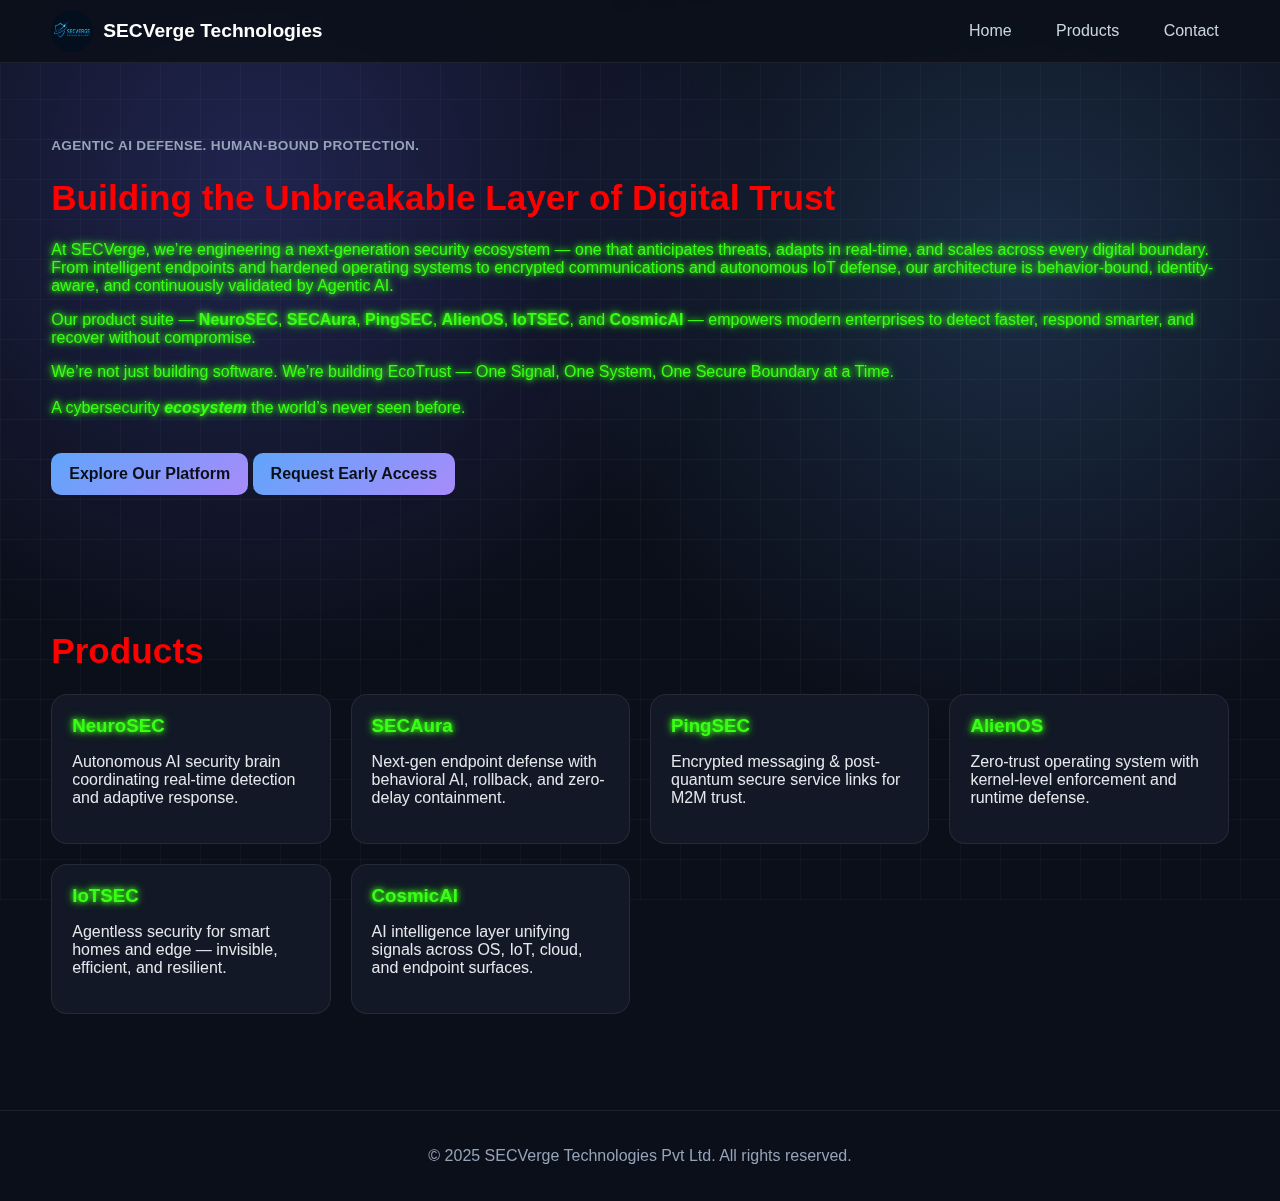
<file: index.html>
<!DOCTYPE html>
<html lang='en'>
<head>
  <meta charset='UTF-8'>
  <meta name='viewport' content='width=device-width,initial-scale=1'>
  <title>SECVerge Technologies</title>
  <link rel='stylesheet' href='styles.css'>
  <link rel='icon' href='secverge-logo.png'>
</head>
<body>
  <div class='bg-anim'></div>

  <header class="site-header">
    <div class="container header-inner">
      <a href="index.html" class="logo-link">
        <img src="secverge-logo.png" alt="SECVerge Logo" class="logo"/>
        <span class="brand-name">SECVerge Technologies</span>
      </a>
      <nav>
        <a href="index.html">Home</a>
        <a href="products.html">Products</a>
        <a href="contact.html">Contact</a>
      </nav>
    </div>
  </header>

  <main class='main'>

    <!-- ✅ Updated Hero Section -->
    <section class="section container">
  <span class="kicker">Agentic AI Defense. Human-Bound Protection.</span>
  <h1>Building the Unbreakable Layer of Digital Trust</h1>
  
  <p class="lead">
  At SECVerge, we’re engineering a next-generation security ecosystem — one that anticipates threats, adapts in real-time, and scales across every digital boundary.
  From intelligent endpoints and hardened operating systems to encrypted communications and autonomous IoT defense, our architecture is behavior-bound, identity-aware, and continuously validated by Agentic AI.
</p>

  <p class="lead">
    Our product suite — <strong>NeuroSEC</strong>, <strong>SECAura</strong>, <strong>PingSEC</strong>,
    <strong>AlienOS</strong>, <strong>IoTSEC</strong>, and <strong>CosmicAI</strong> — empowers modern enterprises to detect faster, respond smarter, and recover without compromise.
  </p>
 
  <p class="lead">
We’re not just building software.
We’re building EcoTrust — One Signal, One System, One Secure Boundary at a Time.
<BR>
<BR>  
A cybersecurity <i><b>ecosystem</b></i> the world’s never seen before.  </p>

  <div class="cta-row">
    <a class="btn" href="products.html">Explore Our Platform</a>
    <a class="btn ghost" href="contact.html">Request Early Access</a>
  </div>
</section>

    <!-- ✅ Products Section -->
    <section class='section container'>
  <h1>Products</h1>
  <div class='grid'>
    
    <a class='card' href='neurosec.html'>
      <h3>NeuroSEC</h3>
      <p>Autonomous AI security brain coordinating real-time detection and adaptive response.</p>
    </a>

    <a class='card' href='secaura.html'>
      <h3>SECAura</h3>
      <p>Next-gen endpoint defense with behavioral AI, rollback, and zero-delay containment.</p>
    </a>

    <a class='card' href='pingsec.html'>
      <h3>PingSEC</h3>
      <p>Encrypted messaging & post-quantum secure service links for M2M trust.</p>
    </a>

    <a class='card' href='alienos.html'>
      <h3>AlienOS</h3>
      <p>Zero-trust operating system with kernel-level enforcement and runtime defense.</p>
    </a>

    <a class='card' href='iotsec.html'>
      <h3>IoTSEC</h3>
      <p>Agentless security for smart homes and edge — invisible, efficient, and resilient.</p>
    </a>

    <a class='card' href='cosmicai.html'>
      <h3>CosmicAI</h3>
      <p>AI intelligence layer unifying signals across OS, IoT, cloud, and endpoint surfaces.</p>
    </a>

  </div>
</section>

  </main>

  <footer class="site-footer">
    <div class="container footer-inner">
      <p>© 2025 SECVerge Technologies Pvt Ltd. All rights reserved.</p>
    </div>
  </footer>
</body>
</html>
</file>
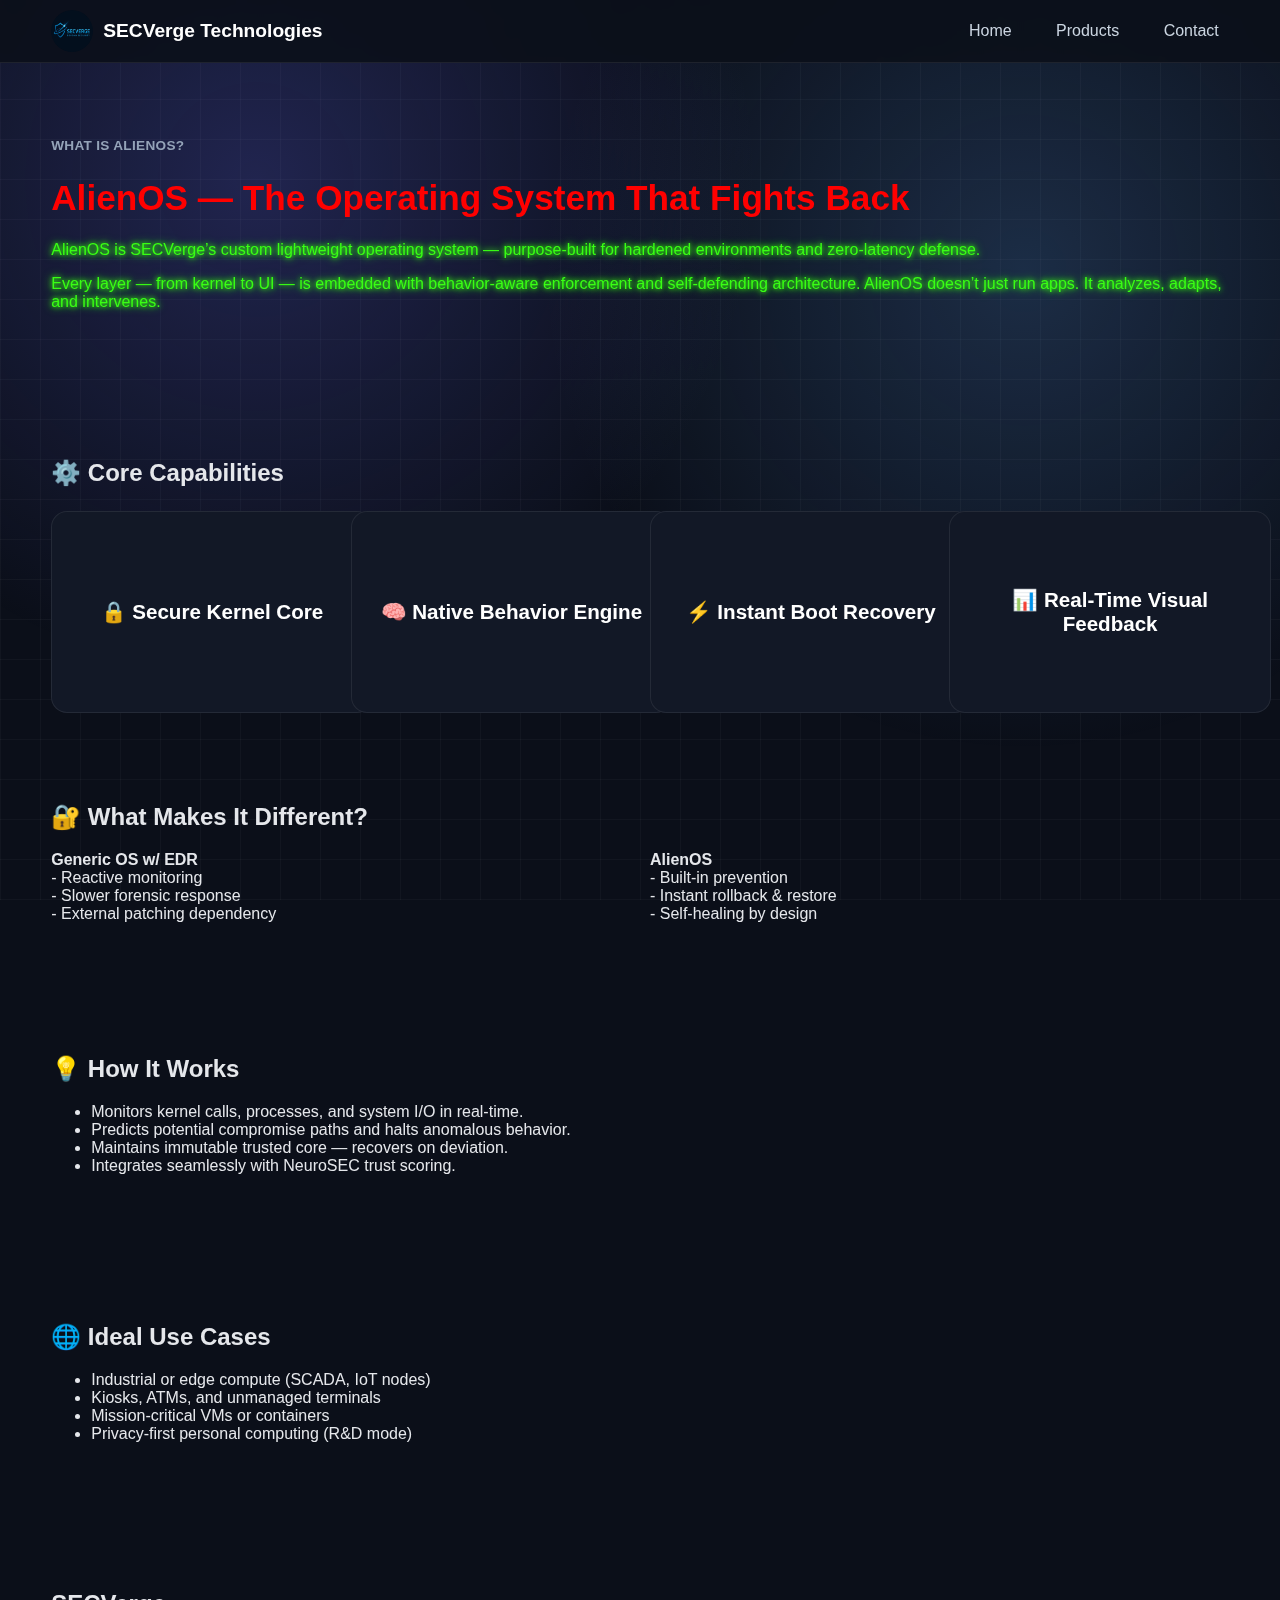
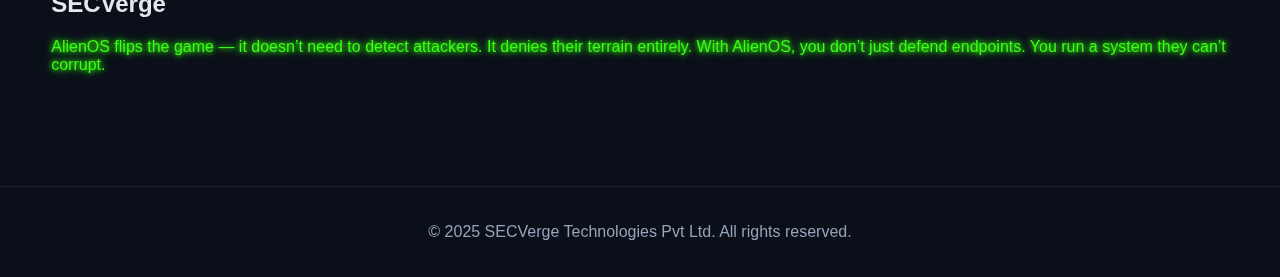
<file: alienos.html>
<!DOCTYPE html>
<html lang="en">
<head>
  <meta charset="UTF-8" />
  <meta name="viewport" content="width=device-width, initial-scale=1.0"/>
  <title>AlienOS — The Operating System That Fights Back</title>
  <link rel="stylesheet" href="styles.css" />
</head>
<body>
  <div class="bg-anim"></div>
  <header class="site-header">
    <div class="container header-inner">
      <a href="index.html" class="logo-link">
        <img src="secverge-logo.png" alt="SECVerge Logo" class="logo"/>
        <span class="brand-name">SECVerge Technologies</span>
      </a>
      <nav>
        <a href="index.html">Home</a>
        <a href="products.html">Products</a>
        <a href="contact.html">Contact</a>
      </nav>
    </div>
  </header>

  <main class="main">
    <section class="section container">
      <span class="kicker">What is AlienOS?</span>
      <h1>AlienOS — The Operating System That Fights Back</h1>
      <p class="lead">AlienOS is SECVerge’s custom lightweight operating system — purpose-built for hardened environments and zero-latency defense.</p>
      <p class="lead">Every layer — from kernel to UI — is embedded with behavior-aware enforcement and self-defending architecture. AlienOS doesn’t just run apps. It analyzes, adapts, and intervenes.</p>
    </section>

    <section class="section container">
      <h2>⚙️ Core Capabilities</h2>
      <div class="flip-grid">

        <div class="flip-card">
          <div class="flip-card-inner">
            <div class="flip-card-front">
              <h3>🔒 Secure Kernel Core</h3>
            </div>
            <div class="flip-card-back">
              <p>Custom microkernel with built-in execution policy and memory protection enforcement.</p>
            </div>
          </div>
        </div>

        <div class="flip-card">
          <div class="flip-card-inner">
            <div class="flip-card-front">
              <h3>🧠 Native Behavior Engine</h3>
            </div>
            <div class="flip-card-back">
              <p>Detects malicious logic and unsafe state transitions at system level.</p>
            </div>
          </div>
        </div>

        <div class="flip-card">
          <div class="flip-card-inner">
            <div class="flip-card-front">
              <h3>⚡ Instant Boot Recovery</h3>
            </div>
            <div class="flip-card-back">
              <p>Automatically restores trusted OS snapshots in seconds.</p>
            </div>
          </div>
        </div>

        <div class="flip-card">
          <div class="flip-card-inner">
            <div class="flip-card-front">
              <h3>📊 Real-Time Visual Feedback</h3>
            </div>
            <div class="flip-card-back">
              <p>Live telemetry on system trust, threat exposure, and active policies.</p>
            </div>
          </div>
        </div>

      </div>
    </section>

    <section class="section container">
      <h2>🔐 What Makes It Different?</h2>
      <div class="grid" style="display:grid; grid-template-columns:1fr 1fr; gap:20px;">
<div><strong>Generic OS w/ EDR</strong><br>- Reactive monitoring<br>- Slower forensic response<br>- External patching dependency</div><div><strong>AlienOS</strong><br>- Built-in prevention<br>- Instant rollback & restore<br>- Self-healing by design</div>
      </div>
    </section>

    <section class="section container">
      <h2>💡 How It Works</h2>
      <ul>
<li>Monitors kernel calls, processes, and system I/O in real-time.</li>
<li>Predicts potential compromise paths and halts anomalous behavior.</li>
<li>Maintains immutable trusted core — recovers on deviation.</li>
<li>Integrates seamlessly with NeuroSEC trust scoring.</li>
      </ul>
    </section>

    <section class="section container">
      <h2>🌐 Ideal Use Cases</h2>
      <ul>
<li>Industrial or edge compute (SCADA, IoT nodes)</li>
<li>Kiosks, ATMs, and unmanaged terminals</li>
<li>Mission-critical VMs or containers</li>
<li>Privacy-first personal computing (R&D mode)</li>
      </ul>
    </section>

    <section class="section container">
      <h2> SECVerge</h2>
      <p class="lead">AlienOS flips the game — it doesn’t need to detect attackers. It denies their terrain entirely. With AlienOS, you don’t just defend endpoints. You run a system they can’t corrupt.</p>
    </section>
  </main>

  <footer class="site-footer">
    <div class="container footer-inner">
      <p>© 2025 SECVerge Technologies Pvt Ltd. All rights reserved.</p>
    </div>
  </footer>
</body>
</html>
</file>
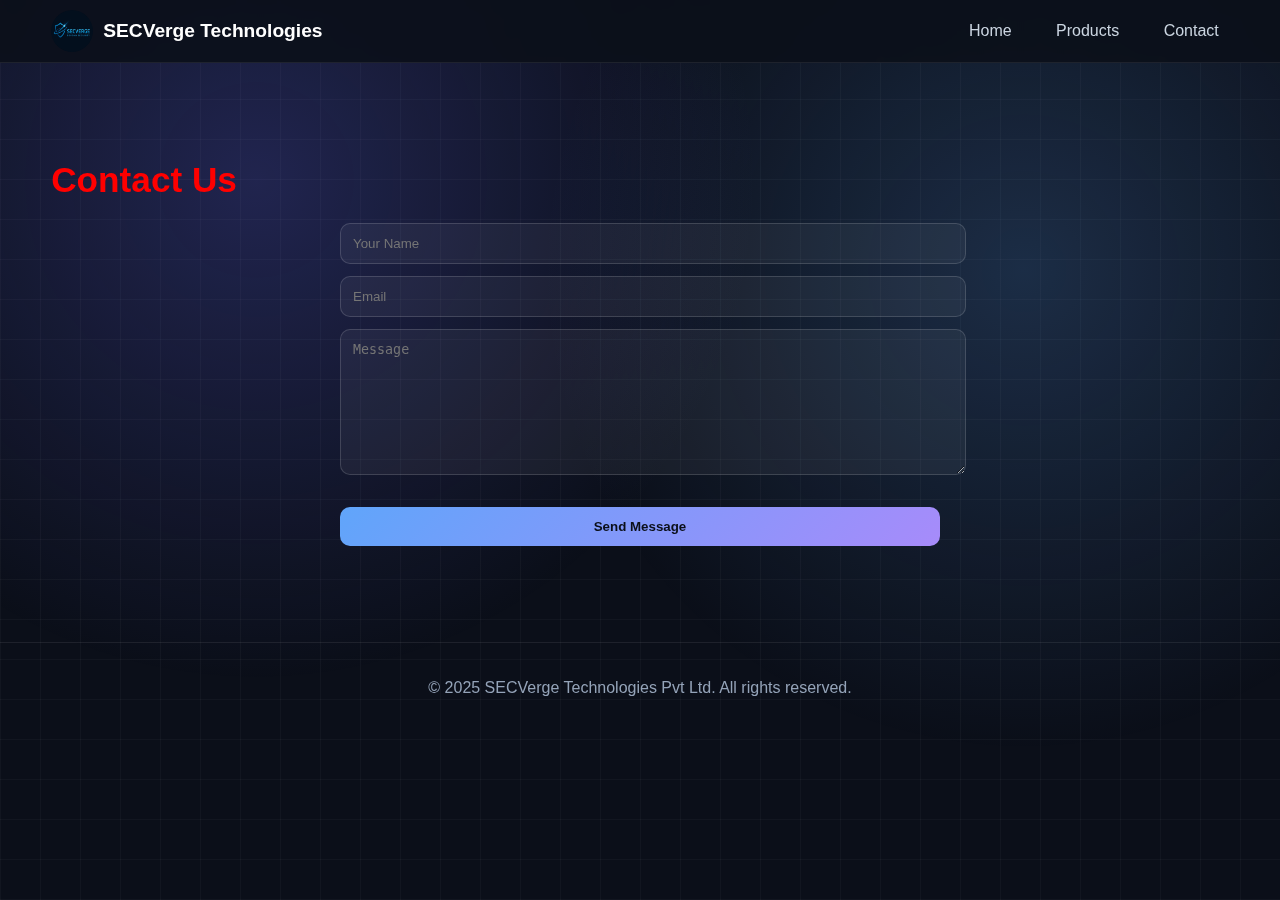
<file: contact.html>
<!DOCTYPE html><html lang='en'><head>
<meta charset='UTF-8'><meta name='viewport' content='width=device-width,initial-scale=1'>
<title>Contact</title>
<link rel='stylesheet' href='styles.css'>
<link rel='icon' href='secverge-logo.png'>
</head><body><div class='bg-anim'></div>
<header class="site-header">
  <div class="container header-inner">
    <a href="index.html" class="logo-link">
      <img src="secverge-logo.png" alt="SECVerge Logo" class="logo"/>
      <span class="brand-name">SECVerge Technologies</span>
    </a>
    <nav>
      <a href="index.html">Home</a>
      <a href="products.html">Products</a>
      <a href="contact.html">Contact</a>
    </nav>
  </div>
</header>
<main class='main'>
<section class='section container'>
  <h1>Contact Us</h1>
  <form class='form' onsubmit="alert('Thanks! We will contact you soon.');return false;">
    <input class='input' placeholder='Your Name' required>
    <input class='input' placeholder='Email' type='secverge@gmail.com' required>
    <textarea class='textarea' placeholder='Message'></textarea>
    <button class='btn' type='submit'>Send Message</button>
  </form>
</section>
</main>
<footer class="site-footer">
  <div class="container footer-inner">
    <p>© 2025 SECVerge Technologies Pvt Ltd. All rights reserved.</p>
  </div>
</footer>
</body></html>
</file>
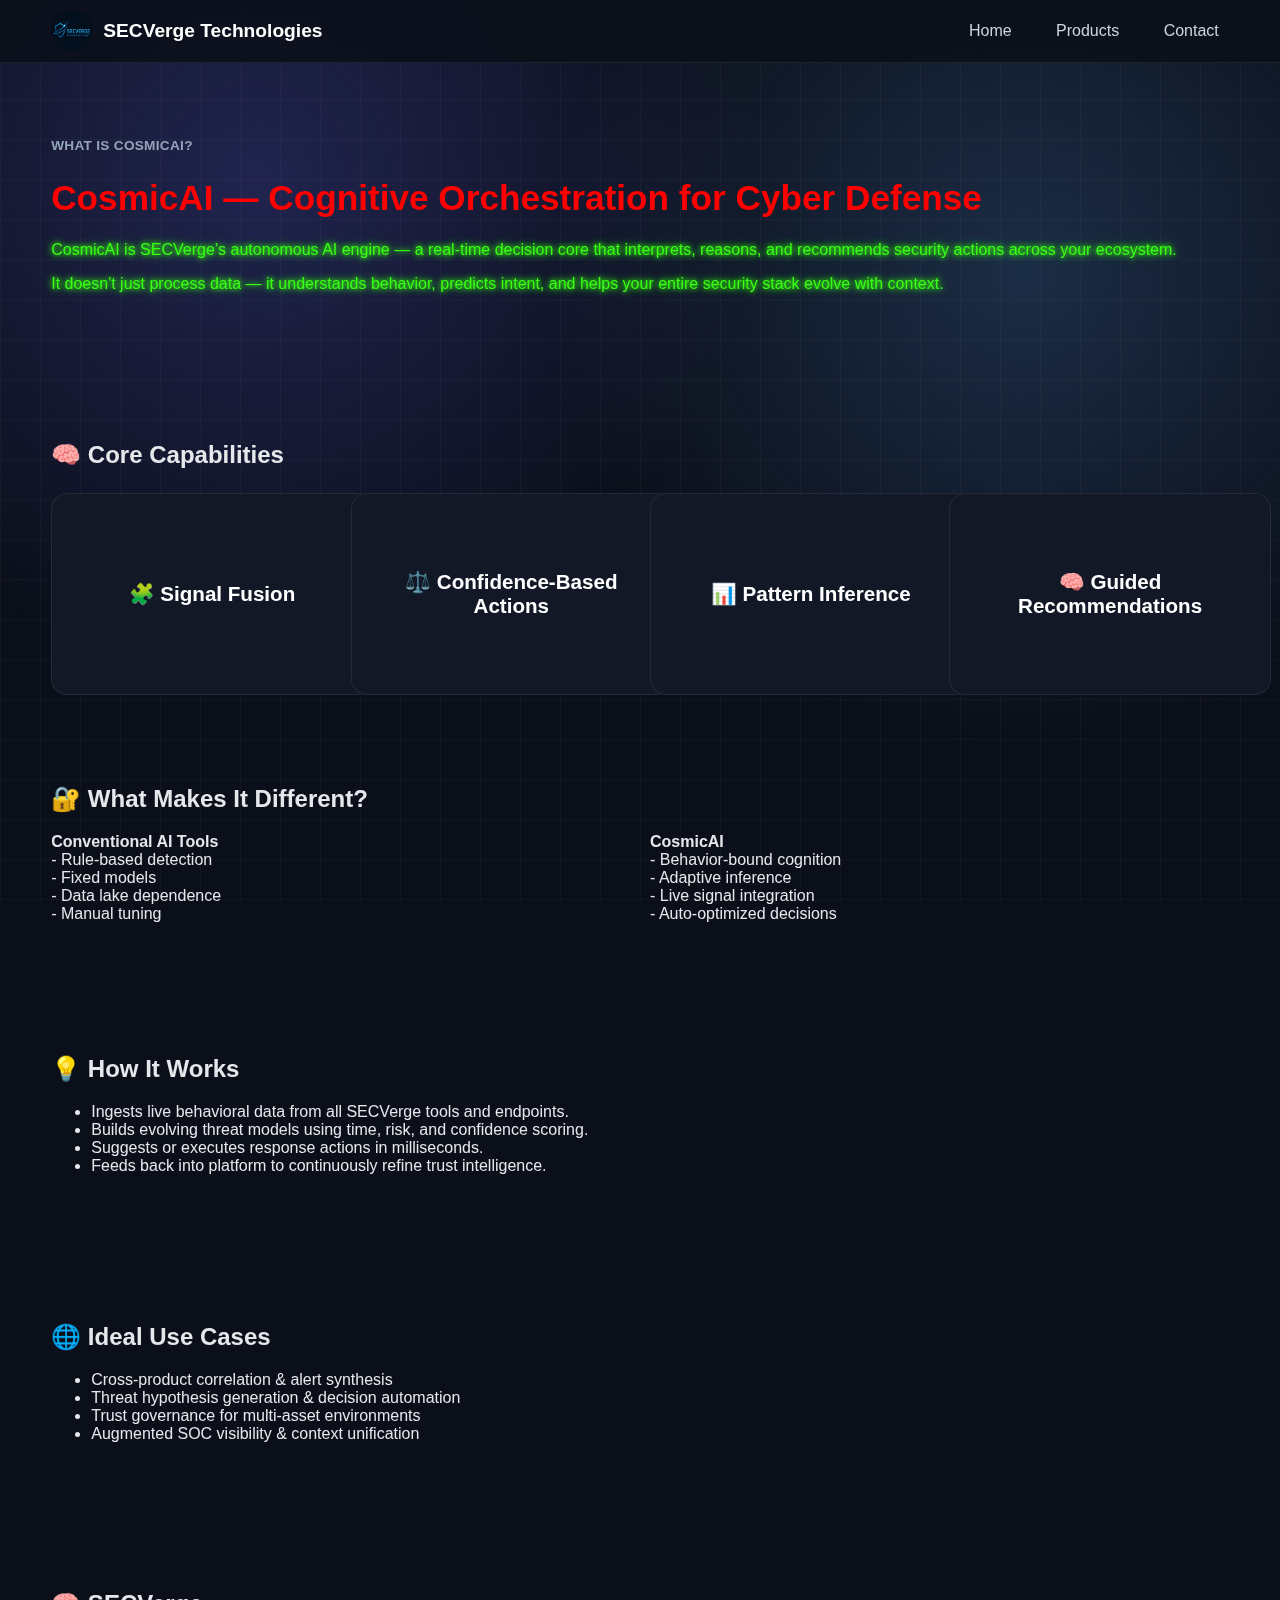
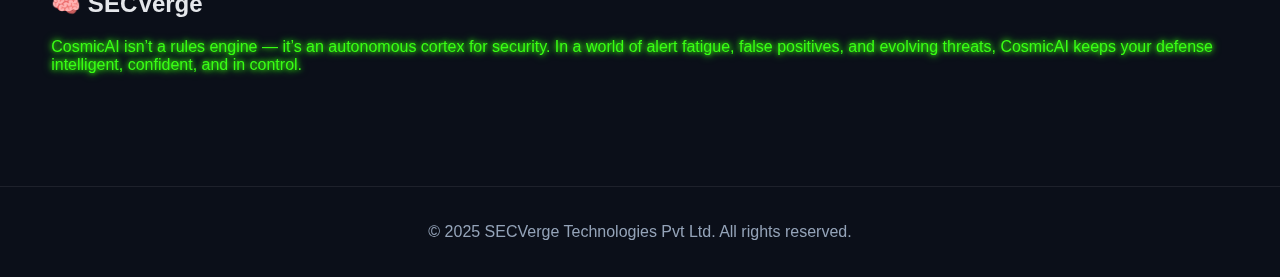
<file: cosmicai.html>
<!DOCTYPE html>
<html lang="en">
<head>
  <meta charset="UTF-8" />
  <meta name="viewport" content="width=device-width, initial-scale=1.0"/>
  <title>CosmicAI - SECVerge</title>
  <link rel="stylesheet" href="styles.css" />
</head>
<body>
  <div class="bg-anim"></div>

  <header class="site-header">
    <div class="container header-inner">
      <a href="index.html" class="logo-link">
        <img src="secverge-logo.png" alt="SECVerge Logo" class="logo"/>
        <span class="brand-name">SECVerge Technologies</span>
      </a>
      <nav>
        <a href="index.html">Home</a>
        <a href="products.html">Products</a>
        <a href="contact.html">Contact</a>
      </nav>
    </div>
  </header>

  <main class="main">
    <section class="section container">
      <span class="kicker">What is CosmicAI?</span>
      <h1>CosmicAI — Cognitive Orchestration for Cyber Defense</h1>
      <p class="lead">
        CosmicAI is SECVerge’s autonomous AI engine — a real-time decision core that interprets, reasons, and recommends security actions across your ecosystem.
      </p>
      <p class="lead">
        It doesn't just process data — it understands behavior, predicts intent, and helps your entire security stack evolve with context.
      </p>
    </section>

    <section class="section container">
      <h2>🧠 Core Capabilities</h2>
      <div class="flip-grid">
        <div class="flip-card">
          <div class="flip-card-inner">
            <div class="flip-card-front"><h3>🧩 Signal Fusion</h3></div>
            <div class="flip-card-back"><p>Correlates behavior and telemetry across SECVerge products into one unified trust graph.</p></div>
          </div>
        </div>
        <div class="flip-card">
          <div class="flip-card-inner">
            <div class="flip-card-front"><h3>⚖️ Confidence-Based Actions</h3></div>
            <div class="flip-card-back"><p>Executes dynamic responses based on evolving trust scores and contextual weight.</p></div>
          </div>
        </div>
        <div class="flip-card">
          <div class="flip-card-inner">
            <div class="flip-card-front"><h3>📊 Pattern Inference</h3></div>
            <div class="flip-card-back"><p>Detects hidden threat signals that span across time, tools, and behavior layers.</p></div>
          </div>
        </div>
        <div class="flip-card">
          <div class="flip-card-inner">
            <div class="flip-card-front"><h3>🧠 Guided Recommendations</h3></div>
            <div class="flip-card-back"><p>Proposes policy adjustments, containment steps, or alert escalations — automatically.</p></div>
          </div>
        </div>
      </div>
    </section>

    <section class="section container">
      <h2>🔐 What Makes It Different?</h2>
      <div class="grid" style="display:grid; grid-template-columns:1fr 1fr; gap:20px;">
        <div><strong>Conventional AI Tools</strong><br>
          - Rule-based detection<br>
          - Fixed models<br>
          - Data lake dependence<br>
          - Manual tuning
        </div>
        <div><strong>CosmicAI</strong><br>
          - Behavior-bound cognition<br>
          - Adaptive inference<br>
          - Live signal integration<br>
          - Auto-optimized decisions
        </div>
      </div>
    </section>

    <section class="section container">
      <h2>💡 How It Works</h2>
      <ul>
        <li>Ingests live behavioral data from all SECVerge tools and endpoints.</li>
        <li>Builds evolving threat models using time, risk, and confidence scoring.</li>
        <li>Suggests or executes response actions in milliseconds.</li>
        <li>Feeds back into platform to continuously refine trust intelligence.</li>
      </ul>
    </section>

    <section class="section container">
      <h2>🌐 Ideal Use Cases</h2>
      <ul>
        <li>Cross-product correlation & alert synthesis</li>
        <li>Threat hypothesis generation & decision automation</li>
        <li>Trust governance for multi-asset environments</li>
        <li>Augmented SOC visibility & context unification</li>
      </ul>
    </section>

    <section class="section container">
      <h2>🧠 SECVerge</h2>
      <p class="lead">
        CosmicAI isn’t a rules engine — it’s an autonomous cortex for security. In a world of alert fatigue, false positives, and evolving threats, CosmicAI keeps your defense intelligent, confident, and in control.
      </p>
    </section>
  </main>

  <footer class="site-footer">
    <div class="container footer-inner">
      <p>© 2025 SECVerge Technologies Pvt Ltd. All rights reserved.</p>
    </div>
  </footer>
</body>
</html>
</file>
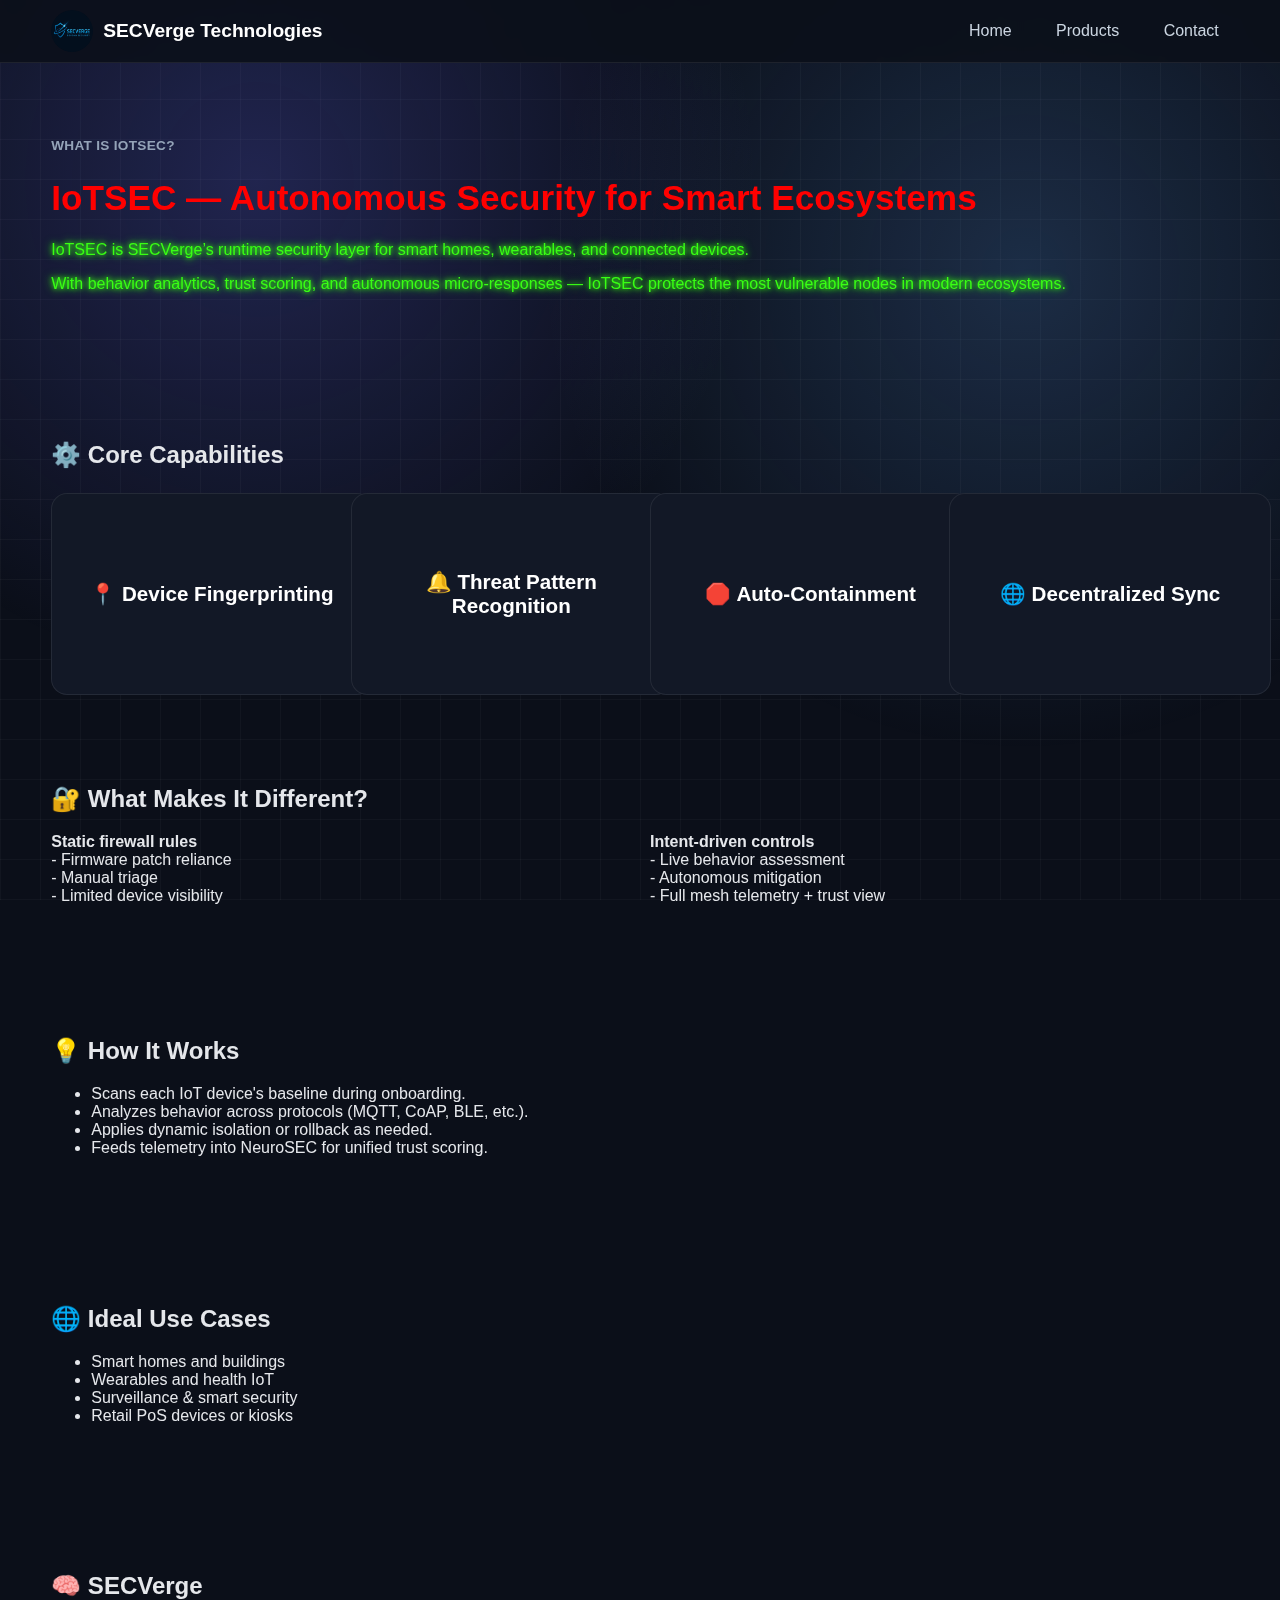
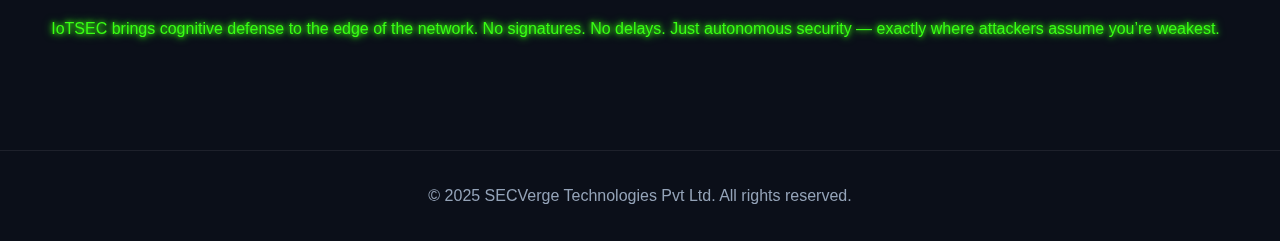
<file: iotsec.html>
<!DOCTYPE html>
<html lang="en">
<head>
  <meta charset="UTF-8" />
  <meta name="viewport" content="width=device-width, initial-scale=1.0"/>
  <title>IoTSEC — Autonomous Security for Smart Ecosystems</title>
  <link rel="stylesheet" href="styles.css" />
</head>
<body>
  <div class="bg-anim"></div>
  <header class="site-header">
    <div class="container header-inner">
      <a href="index.html" class="logo-link">
        <img src="secverge-logo.png" alt="SECVerge Logo" class="logo"/>
        <span class="brand-name">SECVerge Technologies</span>
      </a>
      <nav>
        <a href="index.html">Home</a>
        <a href="products.html">Products</a>
        <a href="contact.html">Contact</a>
      </nav>
    </div>
  </header>

  <main class="main">
    <section class="section container">
      <span class="kicker">What is IoTSEC?</span>
      <h1>IoTSEC — Autonomous Security for Smart Ecosystems</h1>
      <p class="lead">IoTSEC is SECVerge’s runtime security layer for smart homes, wearables, and connected devices.</p>
      <p class="lead">With behavior analytics, trust scoring, and autonomous micro-responses — IoTSEC protects the most vulnerable nodes in modern ecosystems.</p>
    </section>

    <section class="section container">
      <h2>⚙️ Core Capabilities</h2>
      <div class="flip-grid">

        <div class="flip-card">
          <div class="flip-card-inner">
            <div class="flip-card-front">
              <h3>📍 Device Fingerprinting</h3>
            </div>
            <div class="flip-card-back">
              <p>Identifies and verifies devices based on behavior, firmware patterns, and telemetry.</p>
            </div>
          </div>
        </div>

        <div class="flip-card">
          <div class="flip-card-inner">
            <div class="flip-card-front">
              <h3>🔔 Threat Pattern Recognition</h3>
            </div>
            <div class="flip-card-back">
              <p>Detects anomalies like lateral movement, privilege escalation, or network spoofing.</p>
            </div>
          </div>
        </div>

        <div class="flip-card">
          <div class="flip-card-inner">
            <div class="flip-card-front">
              <h3>🛑 Auto-Containment</h3>
            </div>
            <div class="flip-card-back">
              <p>Quarantines devices that show risk indicators — without disrupting other nodes.</p>
            </div>
          </div>
        </div>

        <div class="flip-card">
          <div class="flip-card-inner">
            <div class="flip-card-front">
              <h3>🌐 Decentralized Sync</h3>
            </div>
            <div class="flip-card-back">
              <p>Propagates risk updates and graph adjustments across the mesh instantly.</p>
            </div>
          </div>
        </div>

      </div>
    </section>

    <section class="section container">
      <h2>🔐 What Makes It Different?</h2>
      <div class="grid" style="display:grid; grid-template-columns:1fr 1fr; gap:20px;">
<div><strong>Static firewall rules</strong><br>- Firmware patch reliance<br>- Manual triage<br>- Limited device visibility</div><div><strong>Intent-driven controls</strong><br>- Live behavior assessment<br>- Autonomous mitigation<br>- Full mesh telemetry + trust view</div>
      </div>
    </section>

    <section class="section container">
      <h2>💡 How It Works</h2>
      <ul>
<li>Scans each IoT device's baseline during onboarding.</li>
<li>Analyzes behavior across protocols (MQTT, CoAP, BLE, etc.).</li>
<li>Applies dynamic isolation or rollback as needed.</li>
<li>Feeds telemetry into NeuroSEC for unified trust scoring.</li>
      </ul>
    </section>

    <section class="section container">
      <h2>🌐 Ideal Use Cases</h2>
      <ul>
<li>Smart homes and buildings</li>
<li>Wearables and health IoT</li>
<li>Surveillance & smart security</li>
<li>Retail PoS devices or kiosks</li>
      </ul>
    </section>

    <section class="section container">
      <h2>🧠 SECVerge</h2>
      <p class="lead">IoTSEC brings cognitive defense to the edge of the network. No signatures. No delays. Just autonomous security — exactly where attackers assume you’re weakest.</p>
    </section>
  </main>

  <footer class="site-footer">
    <div class="container footer-inner">
      <p>© 2025 SECVerge Technologies Pvt Ltd. All rights reserved.</p>
    </div>
  </footer>
</body>
</html>
</file>
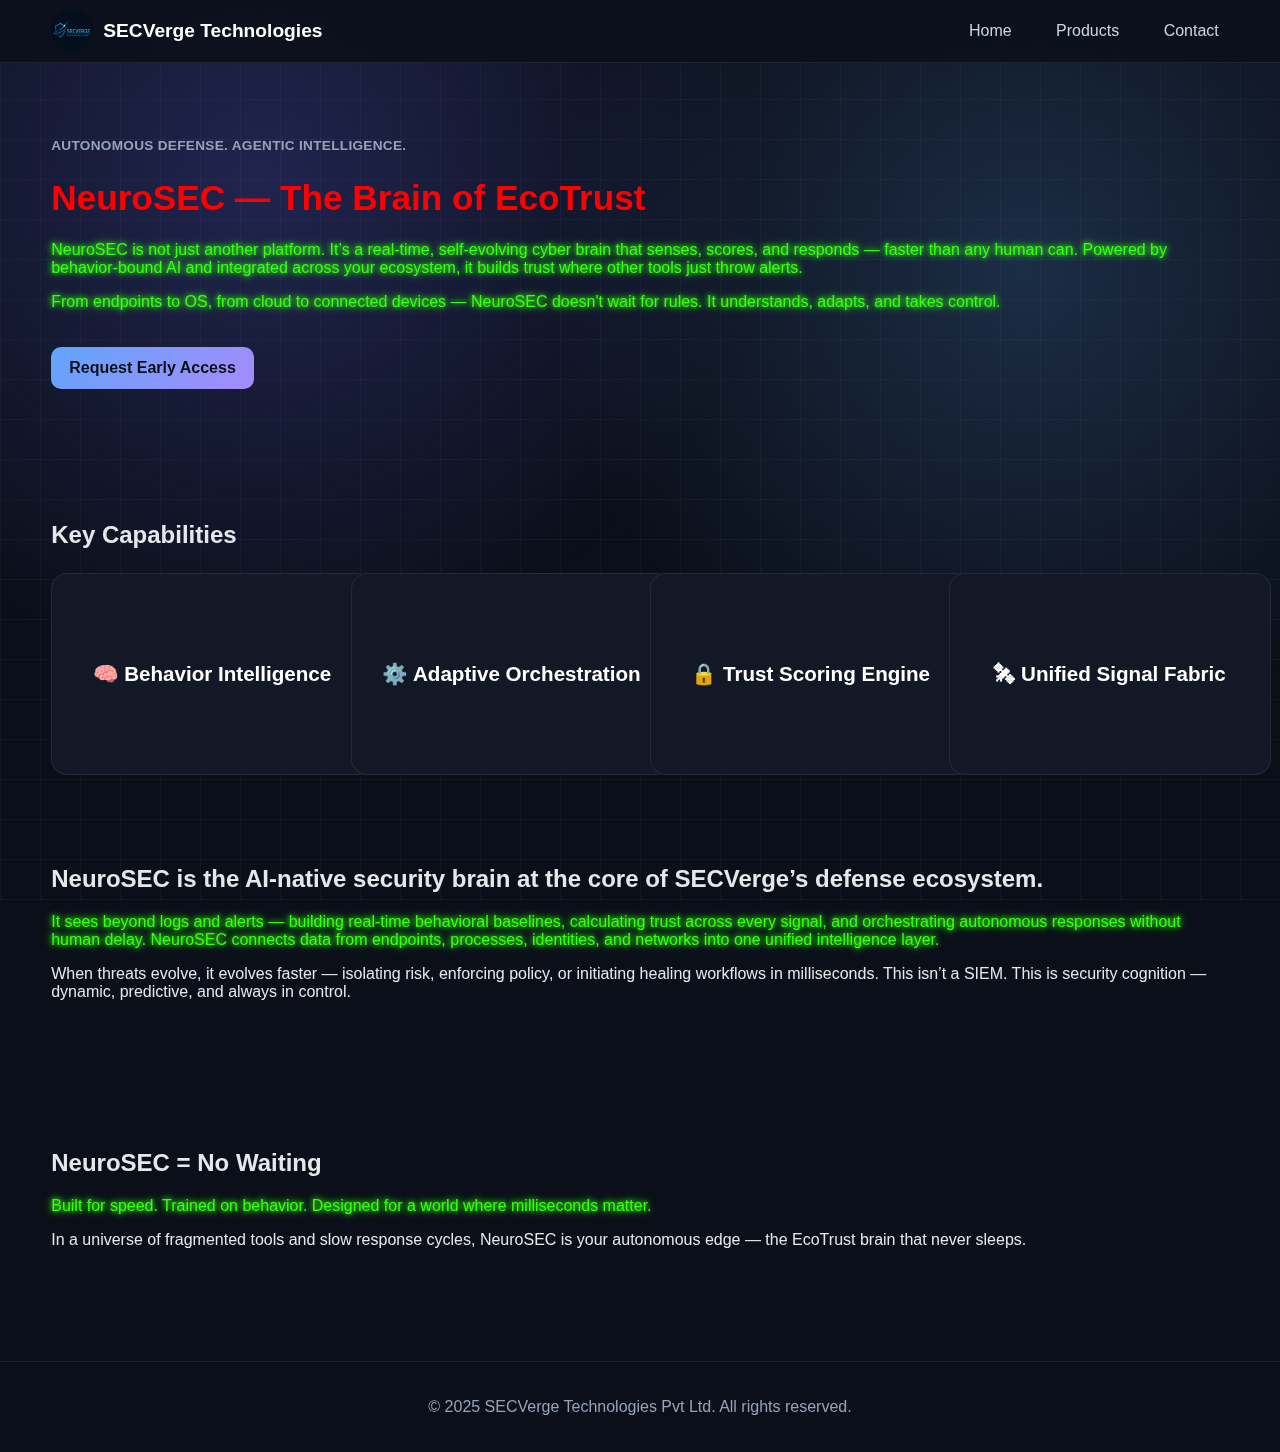
<file: neurosec.html>
<!DOCTYPE html>
<html lang='en'>
<head>
  <meta charset='UTF-8'>
  <meta name='viewport' content='width=device-width,initial-scale=1'>
  <title>NeuroSEC | SECVerge</title>
  <link rel='stylesheet' href='styles.css'>
  <link rel='icon' href='secverge-logo.png'>
</head>
<body>
  <div class='bg-anim'></div>

  <header class="site-header">
    <div class="container header-inner">
      <a href="index.html" class="logo-link">
        <img src="secverge-logo.png" alt="SECVerge Logo" class="logo"/>
        <span class="brand-name">SECVerge Technologies</span>
      </a>
      <nav>
        <a href="index.html">Home</a>
        <a href="products.html">Products</a>
        <a href="contact.html">Contact</a>
      </nav>
    </div>
  </header>

  <main class="main">
    <section class="section container">
      <span class="kicker">Autonomous Defense. Agentic Intelligence.</span>
      <h1>NeuroSEC — The Brain of EcoTrust</h1>
      <p class="lead">
        NeuroSEC is not just another platform. It’s a real-time, self-evolving cyber brain that senses, scores, and responds — faster than any human can.
        Powered by behavior-bound AI and integrated across your ecosystem, it builds trust where other tools just throw alerts.
      </p>
      <p class="lead">
        From endpoints to OS, from cloud to connected devices — NeuroSEC doesn't wait for rules.  
        It understands, adapts, and takes control.
      </p>
      <div class="cta-row">
        <a class="btn" href="contact.html">Request Early Access</a>
        
      </div>
    </section>

    <section class="section container">
  <h2>Key Capabilities</h2>
  <div class="flip-grid">
    <div class="flip-card">
      <div class="flip-card-inner">
        <div class="flip-card-front">
          <h3>🧠 Behavior Intelligence</h3>
        </div>
        <div class="flip-card-back">
          <p>Builds a living behavioral baseline per entity — flags deviations without rules or signatures.</p>
        </div>
      </div>
    </div>
    <div class="flip-card">
      <div class="flip-card-inner">
        <div class="flip-card-front">
          <h3>⚙️ Adaptive Orchestration</h3>
        </div>
        <div class="flip-card-back">
          <p>Responds autonomously based on risk score — isolate, revoke, or trigger workflows instantly.</p>
        </div>
      </div>
    </div>
    <div class="flip-card">
      <div class="flip-card-inner">
        <div class="flip-card-front">
          <h3>🔒 Trust Scoring Engine</h3>
        </div>
        <div class="flip-card-back">
          <p>Continuously assigns and adjusts trust scores to users, processes, and assets in real time.</p>
        </div>
      </div>
    </div>
    <div class="flip-card">
      <div class="flip-card-inner">
        <div class="flip-card-front">
          <h3>🛰 Unified Signal Fabric</h3>
        </div>
        <div class="flip-card-back">
          <p>Correlates signals from across SECVerge tools — providing a real-time unified threat view.</p>
        </div>
      </div>
    </div>
  </div>
</section>

<section class="section container">
      <h2>NeuroSEC is the AI-native security brain at the core of SECVerge’s defense ecosystem.</h2>
      <p class="lead">
        It sees beyond logs and alerts — building real-time behavioral baselines, calculating trust across every signal, and orchestrating autonomous responses without human delay. NeuroSEC connects data from endpoints, processes, identities, and networks into one unified intelligence layer.
      </p>
      <p>
        When threats evolve, it evolves faster — isolating risk, enforcing policy, or initiating healing workflows in milliseconds. This isn’t a SIEM. This is security cognition — dynamic, predictive, and always in control.
      </p>
    </section>

    <section class="section container">
      <h2>NeuroSEC = No Waiting</h2>
      <p class="lead">
        Built for speed. Trained on behavior. Designed for a world where milliseconds matter.
      </p>
      <p>
        In a universe of fragmented tools and slow response cycles, NeuroSEC is your autonomous edge — the EcoTrust brain that never sleeps.
      </p>
    </section>
  </main>

  <footer class="site-footer">
    <div class="container footer-inner">
      <p>© 2025 SECVerge Technologies Pvt Ltd. All rights reserved.</p>
    </div>
  </footer>
</body>
</html>
</file>
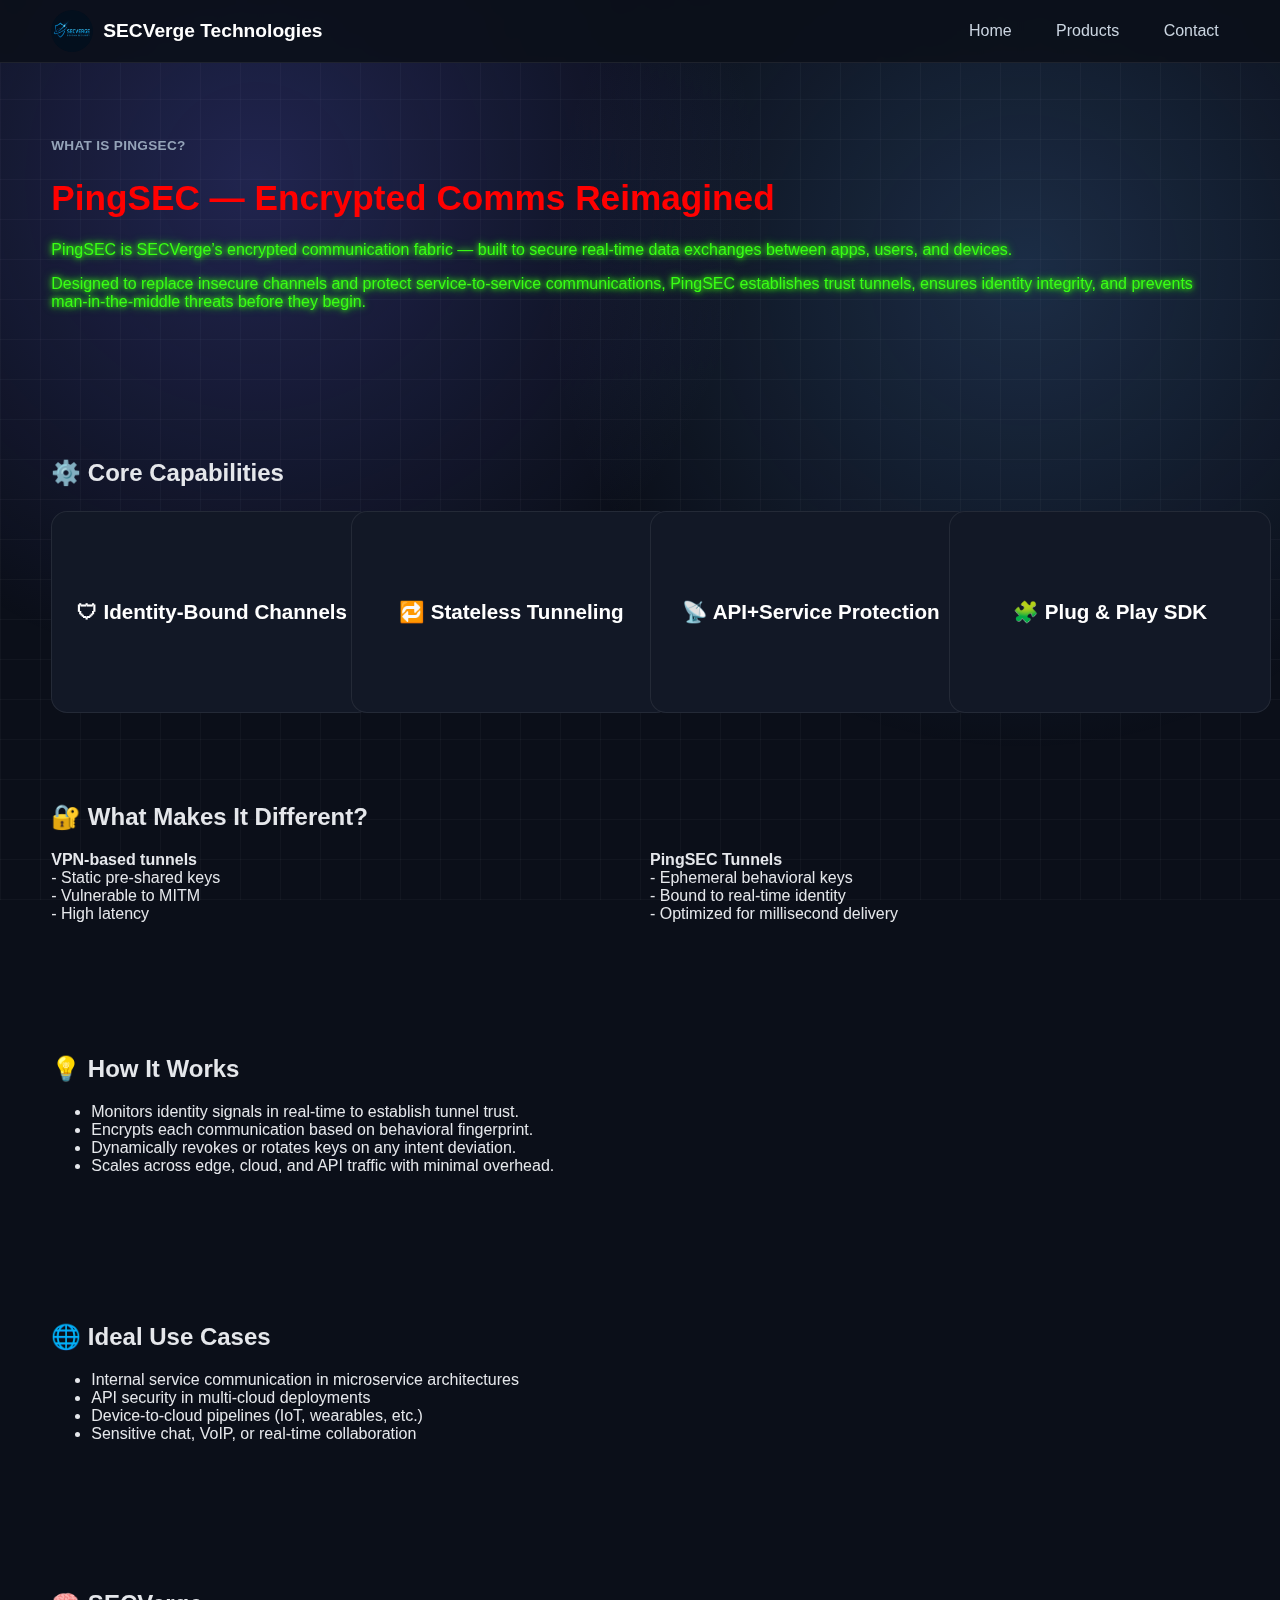
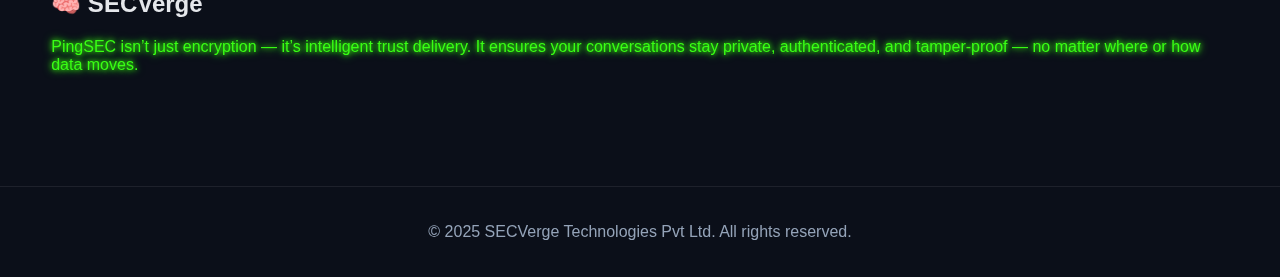
<file: pingsec.html>
<!DOCTYPE html>
<html lang="en">
<head>
  <meta charset="UTF-8" />
  <meta name="viewport" content="width=device-width, initial-scale=1.0"/>
  <title>PingSEC — Encrypted Comms Reimagined</title>
  <link rel="stylesheet" href="styles.css" />
</head>
<body>
  <div class="bg-anim"></div>
  <header class="site-header">
    <div class="container header-inner">
      <a href="index.html" class="logo-link">
        <img src="secverge-logo.png" alt="SECVerge Logo" class="logo"/>
        <span class="brand-name">SECVerge Technologies</span>
      </a>
      <nav>
        <a href="index.html">Home</a>
        <a href="products.html">Products</a>
        <a href="contact.html">Contact</a>
      </nav>
    </div>
  </header>

  <main class="main">
    <section class="section container">
      <span class="kicker">What is PingSEC?</span>
      <h1>PingSEC — Encrypted Comms Reimagined</h1>
      <p class="lead">PingSEC is SECVerge’s encrypted communication fabric — built to secure real-time data exchanges between apps, users, and devices.</p>
      <p class="lead">Designed to replace insecure channels and protect service-to-service communications, PingSEC establishes trust tunnels, ensures identity integrity, and prevents man-in-the-middle threats before they begin.</p>
    </section>

    <section class="section container">
      <h2>⚙️ Core Capabilities</h2>
      <div class="flip-grid">

        <div class="flip-card">
          <div class="flip-card-inner">
            <div class="flip-card-front">
              <h3>🛡 Identity-Bound Channels</h3>
            </div>
            <div class="flip-card-back">
              <p>Binds encryption to real-time user, device, or service identity using behavioral attestation.</p>
            </div>
          </div>
        </div>

        <div class="flip-card">
          <div class="flip-card-inner">
            <div class="flip-card-front">
              <h3>🔁 Stateless Tunneling</h3>
            </div>
            <div class="flip-card-back">
              <p>No session state, no replay. Every packet validated, verified, and trust-scored in transit.</p>
            </div>
          </div>
        </div>

        <div class="flip-card">
          <div class="flip-card-inner">
            <div class="flip-card-front">
              <h3>📡 API+Service Protection</h3>
            </div>
            <div class="flip-card-back">
              <p>Secures backend APIs, microservices, and system-to-system links without modifying core logic.</p>
            </div>
          </div>
        </div>

        <div class="flip-card">
          <div class="flip-card-inner">
            <div class="flip-card-front">
              <h3>🧩 Plug & Play SDK</h3>
            </div>
            <div class="flip-card-back">
              <p>Drop-in libraries for apps, agents, and gateways to enable PingSEC in minutes.</p>
            </div>
          </div>
        </div>

      </div>
    </section>

    <section class="section container">
      <h2>🔐 What Makes It Different?</h2>
      <div class="grid" style="display:grid; grid-template-columns:1fr 1fr; gap:20px;">
<div><strong>VPN-based tunnels</strong><br>- Static pre-shared keys<br>- Vulnerable to MITM<br>- High latency</div><div><strong>PingSEC Tunnels</strong><br>- Ephemeral behavioral keys<br>- Bound to real-time identity<br>- Optimized for millisecond delivery</div>
      </div>
    </section>

    <section class="section container">
      <h2>💡 How It Works</h2>
      <ul>
<li>Monitors identity signals in real-time to establish tunnel trust.</li>
<li>Encrypts each communication based on behavioral fingerprint.</li>
<li>Dynamically revokes or rotates keys on any intent deviation.</li>
<li>Scales across edge, cloud, and API traffic with minimal overhead.</li>
      </ul>
    </section>

    <section class="section container">
      <h2>🌐 Ideal Use Cases</h2>
      <ul>
<li>Internal service communication in microservice architectures</li>
<li>API security in multi-cloud deployments</li>
<li>Device-to-cloud pipelines (IoT, wearables, etc.)</li>
<li>Sensitive chat, VoIP, or real-time collaboration</li>
      </ul>
    </section>

    <section class="section container">
      <h2>🧠 SECVerge </h2>
      <p class="lead">PingSEC isn’t just encryption — it’s intelligent trust delivery. It ensures your conversations stay private, authenticated, and tamper-proof — no matter where or how data moves.</p>
    </section>
  </main>

  <footer class="site-footer">
    <div class="container footer-inner">
      <p>© 2025 SECVerge Technologies Pvt Ltd. All rights reserved.</p>
    </div>
  </footer>
</body>
</html>
</file>
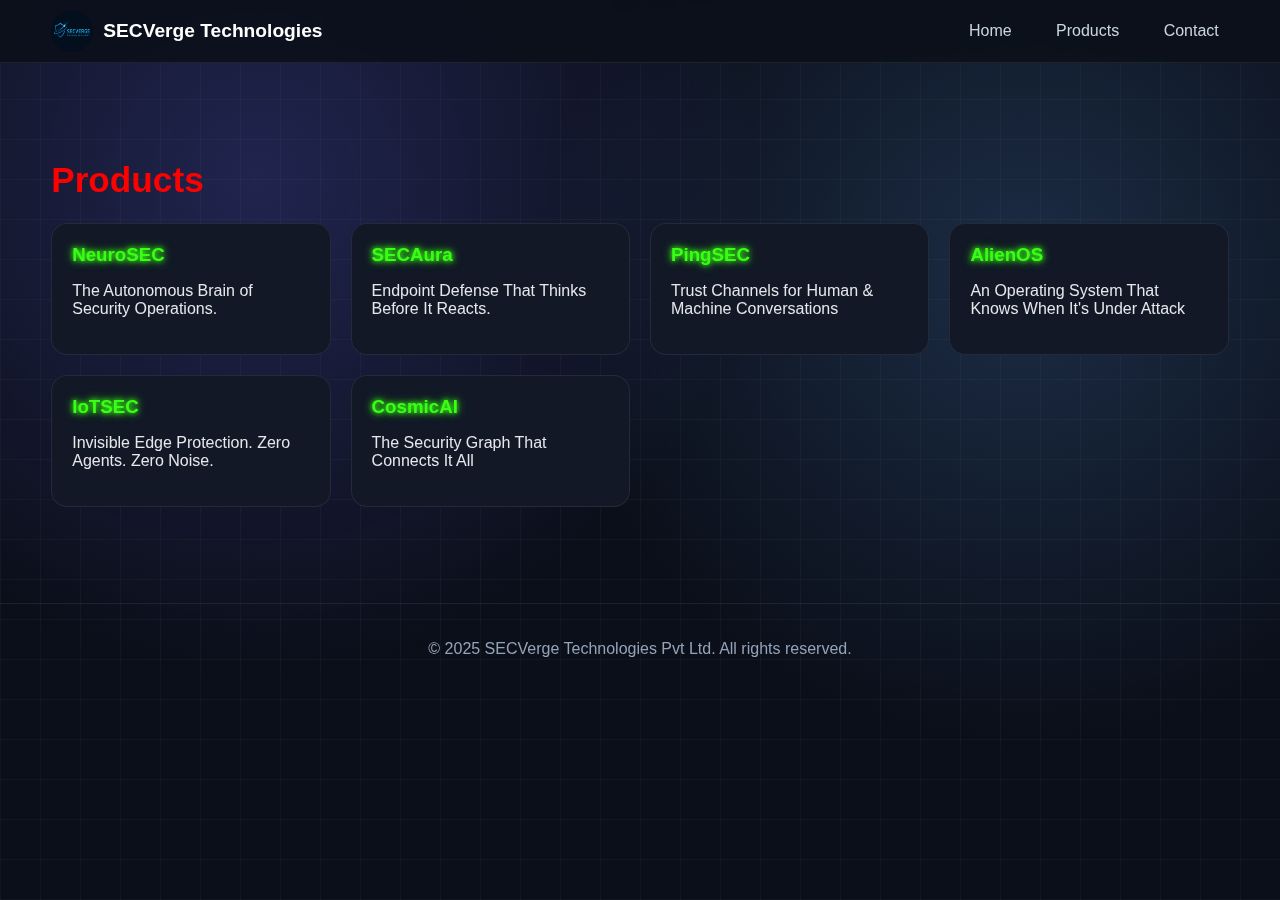
<file: products.html>
<!DOCTYPE html><html lang='en'><head>
<meta charset='UTF-8'><meta name='viewport' content='width=device-width,initial-scale=1'>
<title>Products</title>
<link rel='stylesheet' href='styles.css'>
<link rel='icon' href='secverge-logo.png'>
</head><body><div class='bg-anim'></div>
<header class="site-header">
  <div class="container header-inner">
    <a href="index.html" class="logo-link">
      <img src="secverge-logo.png" alt="SECVerge Logo" class="logo"/>
      <span class="brand-name">SECVerge Technologies</span>
    </a>
    <nav>
      <a href="index.html">Home</a>
      <a href="products.html">Products</a>
      <a href="contact.html">Contact</a>
    </nav>
  </div>
</header>
<main class='main'><section class='section container'>
  <h1>Products</h1>
  <div class='grid'>
    
    <a class='card' href='neurosec.html'>
      <h3>NeuroSEC</h3>
      <p>The Autonomous Brain of Security Operations.</p>
    </a>

    <a class='card' href='secaura.html'>
      <h3>SECAura</h3>
      <p>Endpoint Defense That Thinks Before It Reacts.
        </p>
    </a>

    <a class='card' href='pingsec.html'>
      <h3>PingSEC</h3>
      <p>Trust Channels for Human & Machine Conversations</p>
    </a>

    <a class='card' href='alienos.html'>
      <h3>AlienOS</h3>
      <p>An Operating System That Knows When It's Under Attack</p>
    </a>

    <a class='card' href='iotsec.html'>
      <h3>IoTSEC</h3>
      <p>Invisible Edge Protection. Zero Agents. Zero Noise.</p>
    </a>

    <a class='card' href='cosmicai.html'>
      <h3>CosmicAI</h3>
      <p>The Security Graph That Connects It All</p>
    </a>

  </div>
</section> </main>
<footer class="site-footer">
  <div class="container footer-inner">
    <p>© 2025 SECVerge Technologies Pvt Ltd. All rights reserved.</p>
  </div>
</footer>
</body></html>
</file>
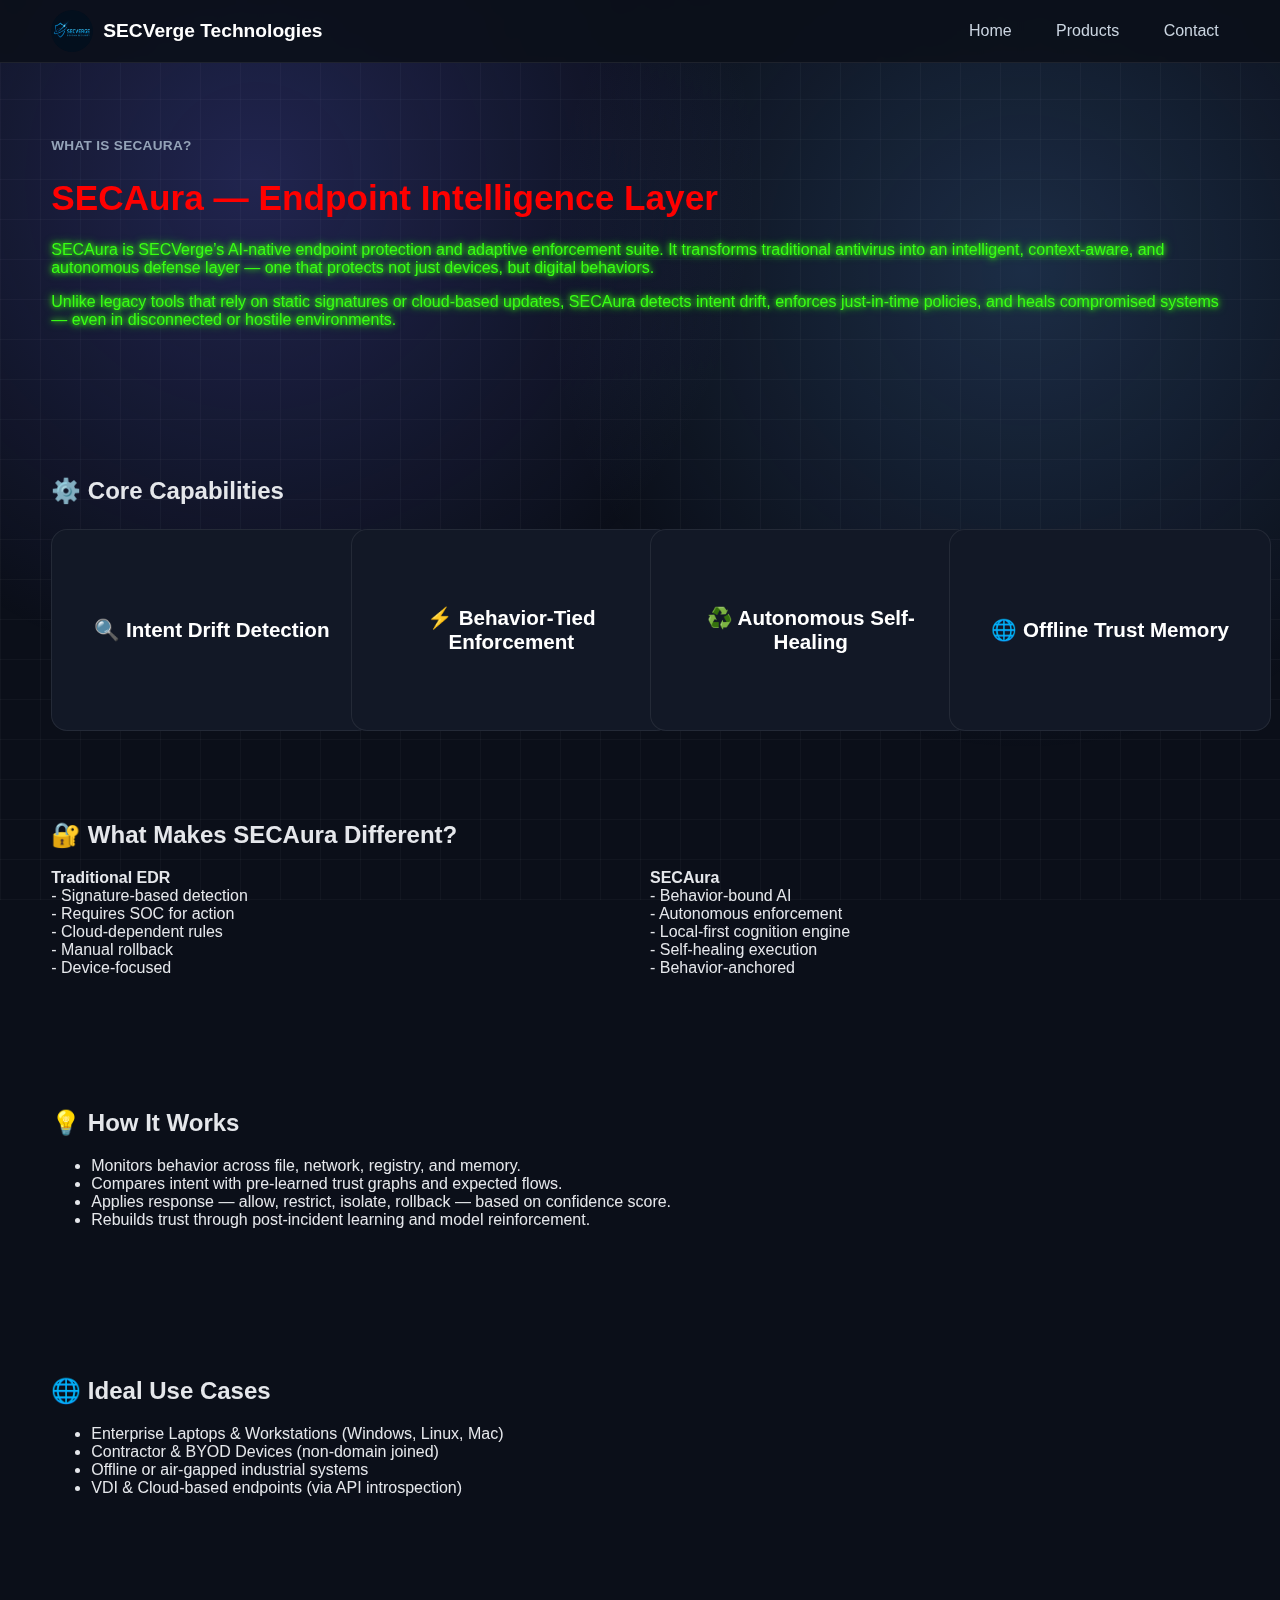
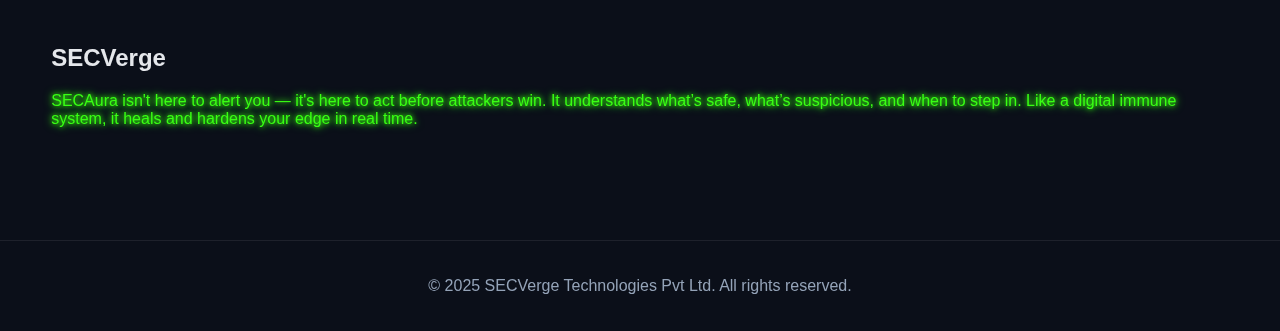
<file: secaura.html>
<!DOCTYPE html>
<html lang="en">
<head>
  <meta charset="UTF-8" />
  <meta name="viewport" content="width=device-width, initial-scale=1.0"/>
  <title>SECAura - SECVerge</title>
  <link rel="stylesheet" href="styles.css" />
</head>
<body>
  <div class="bg-anim"></div>

  <header class="site-header">
    <div class="container header-inner">
      <a href="index.html" class="logo-link">
        <img src="secverge-logo.png" alt="SECVerge Logo" class="logo"/>
        <span class="brand-name">SECVerge Technologies</span>
      </a>
      <nav>
        <a href="index.html">Home</a>
        <a href="products.html">Products</a>
        <a href="contact.html">Contact</a>
      </nav>
    </div>
  </header>

  <main class="main">
    <section class="section container">
      <span class="kicker">What is SECAura?</span>
      <h1>SECAura — Endpoint Intelligence Layer</h1>
      <p class="lead">
        SECAura is SECVerge’s AI-native endpoint protection and adaptive enforcement suite.
        It transforms traditional antivirus into an intelligent, context-aware, and autonomous defense layer — 
        one that protects not just devices, but digital behaviors.
      </p>
      <p class="lead">
        Unlike legacy tools that rely on static signatures or cloud-based updates, SECAura detects intent drift, 
        enforces just-in-time policies, and heals compromised systems — even in disconnected or hostile environments.
      </p>
    </section>

    <section class="section container">
      <h2>⚙️ Core Capabilities</h2>
      <div class="flip-grid">
        <div class="flip-card">
          <div class="flip-card-inner">
            <div class="flip-card-front">
              <h3>🔍 Intent Drift Detection</h3>
            </div>
            <div class="flip-card-back">
              <p>Understands the original intent of every process and flags behavioral drift in real-time — beyond file hashes or signatures.</p>
            </div>
          </div>
        </div>
        <div class="flip-card">
          <div class="flip-card-inner">
            <div class="flip-card-front">
              <h3>⚡ Behavior-Tied Enforcement</h3>
            </div>
            <div class="flip-card-back">
              <p>Applies policy based on evolving user and system behavior, not static identities or roles.</p>
            </div>
          </div>
        </div>
        <div class="flip-card">
          <div class="flip-card-inner">
            <div class="flip-card-front">
              <h3>♻️ Autonomous Self-Healing</h3>
            </div>
            <div class="flip-card-back">
              <p>Rolls back malicious changes, restores known-good states, and repairs OS integrity — autonomously and instantly.</p>
            </div>
          </div>
        </div>
        <div class="flip-card">
          <div class="flip-card-inner">
            <div class="flip-card-front">
              <h3>🌐 Offline Trust Memory</h3>
            </div>
            <div class="flip-card-back">
              <p>Enforces protection policies and maintains trust scoring even when disconnected — ideal for air-gapped systems.</p>
            </div>
          </div>
        </div>
      </div>
    </section>

    <section class="section container">
      <h2>🔐 What Makes SECAura Different?</h2>
      <div class="grid" style="display:grid; grid-template-columns:1fr 1fr; gap:20px;">
        <div><strong>Traditional EDR</strong><br>
          - Signature-based detection<br>
          - Requires SOC for action<br>
          - Cloud-dependent rules<br>
          - Manual rollback<br>
          - Device-focused
        </div>
        <div><strong>SECAura</strong><br>
          - Behavior-bound AI<br>
          - Autonomous enforcement<br>
          - Local-first cognition engine<br>
          - Self-healing execution<br>
          - Behavior-anchored
        </div>
      </div>
    </section>

    <section class="section container">
      <h2>💡 How It Works</h2>
      <ul>
        <li>Monitors behavior across file, network, registry, and memory.</li>
        <li>Compares intent with pre-learned trust graphs and expected flows.</li>
        <li>Applies response — allow, restrict, isolate, rollback — based on confidence score.</li>
        <li>Rebuilds trust through post-incident learning and model reinforcement.</li>
      </ul>
    </section>

    <section class="section container">
      <h2>🌐 Ideal Use Cases</h2>
      <ul>
        <li>Enterprise Laptops & Workstations (Windows, Linux, Mac)</li>
        <li>Contractor & BYOD Devices (non-domain joined)</li>
        <li>Offline or air-gapped industrial systems</li>
        <li>VDI & Cloud-based endpoints (via API introspection)</li>
      </ul>
    </section>

    <section class="section container">
      <h2>SECVerge</h2>
      <p class="lead">
        SECAura isn't here to alert you — it's here to act before attackers win. 
        It understands what’s safe, what’s suspicious, and when to step in. 
        Like a digital immune system, it heals and hardens your edge in real time.
      </p>
    </section>
  </main>

  <footer class="site-footer">
    <div class="container footer-inner">
      <p>© 2025 SECVerge Technologies Pvt Ltd. All rights reserved.</p>
    </div>
  </footer>
</body>
</html>
</file>
<file: styles.css>
/* SECVerge CSS Placeholder */
body { margin:0; font-family: 'Segoe UI', sans-serif; background:#0b0f19; color:#e5e7eb; overflow-x:hidden; }
.container { width:min(1200px,92%); margin:auto; }
.site-header { position:fixed; top:0; width:100%; background:rgba(11,15,25,0.9); backdrop-filter:blur(6px);
  display:flex; justify-content:center; border-bottom:1px solid rgba(255,255,255,0.08); z-index:100; }
.header-inner{ display:flex; justify-content:space-between; align-items:center; width:min(1200px,92%); padding:10px 0; }
.logo{ width:42px; height:42px; border-radius:50%; }
.brand-name{ font-size:1.2rem; font-weight:600; color:#fff; margin-left:10px; }
.logo-link{ display:flex; align-items:center; text-decoration:none; }
nav a{ color:#cbd5e1; text-decoration:none; margin-left:20px; transition:0.3s; padding:6px 10px; border-radius:10px; }
nav a:hover{ background:rgba(99,102,241,0.15); color:#fff; }
.main{ padding-top:80px; }
.site-footer{ border-top:1px solid rgba(255,255,255,0.08); text-align:center; padding:20px 0; margin-top:40px; color:#94a3b8; }

/* Animated glowing-circuit background */
.bg-anim{ position:fixed; inset:0; z-index:-1;
  background:
    radial-gradient(circle at 20% 20%, rgba(99,102,241,0.25), transparent 40%),
    radial-gradient(circle at 80% 30%, rgba(96,165,250,0.2), transparent 40%),
    repeating-linear-gradient(90deg, rgba(255,255,255,0.03) 0 1px, transparent 1px 40px),
    repeating-linear-gradient(0deg, rgba(255,255,255,0.03) 0 1px, transparent 1px 40px);
  animation: drift 14s linear infinite;
}
@keyframes drift { 0% { background-position:0 0, 0 0, 0 0, 0 0; } 100% { background-position:40px 0, 0 40px, 40px 40px, 40px 40px; } }

h1{ font-size:2.2rem; color: red; }
.lead{ color:#94a3b8;color: #39ff14;
  text-shadow: 0 0 5px #39ff14, 0 0 10px #39ff14; }
.section{ padding:56px 0; }
.grid{ display:grid; gap:20px; grid-template-columns:repeat(auto-fill,minmax(260px,1fr)); }
.card{ background:#121826; border:1px solid rgba(255,255,255,0.08); padding:20px; border-radius:16px; transition:0.3s; color:inherit; text-decoration:none; }
.card:hover{ transform:translateY(-5px); border-color:#6366f1; }
.card h3{ margin:0 0 10px; color: #39ff14;
  text-shadow: 0 0 5px #39ff14, 0 0 10px #39ff14;}
.btn{ background:linear-gradient(135deg,#60a5fa,#a78bfa); color:#0b0f19; border:none; padding:12px 18px; border-radius:10px; font-weight:600; text-decoration:none; display:inline-block; margin-top:20px; }
.btn:hover{ opacity:0.9; }
.form{ display:grid; gap:12px; max-width:600px; margin:auto; }
.input,.textarea{ width:100%; padding:12px; border-radius:10px; border:1px solid rgba(255,255,255,0.15); background:rgba(255,255,255,0.05); color:#fff; }
.textarea{ min-height:120px; }
.kicker{ color:#94a3b8; font-weight:600; text-transform:uppercase; font-size:.85rem; letter-spacing:.3px; }




.flip-grid {
  display: grid;
  grid-template-columns: repeat(auto-fit, minmax(240px, 1fr));
  gap: 20px;
  margin-top: 24px;
}

.flip-card {
  background: transparent;
  perspective: 1000px;
}

.flip-card-inner {
  position: relative;
  width: 100%;
  height: 160px;
  text-align: center;
  transition: transform 0.8s;
  transform-style: preserve-3d;
}

.flip-card:hover .flip-card-inner {
  transform: rotateY(180deg);
}

.flip-card-front, .flip-card-back {
  position: absolute;
  width: 100%;
  height: 100%;
  padding: 20px;
  backface-visibility: hidden;
  border-radius: 16px;
  background: #121826;
  border: 1px solid rgba(255,255,255,0.08);
}

.flip-card-front {
  display: flex;
  align-items: center;
  justify-content: center;
  font-weight: 600;
  color: #fff;
  font-size: 1.1rem;
}

.flip-card-back {
  transform: rotateY(180deg);
  display: flex;
  align-items: center;
  justify-content: center;
  color: #94a3b8;
  font-size: 0.95rem;
  line-height: 1.5;
}
</file>
